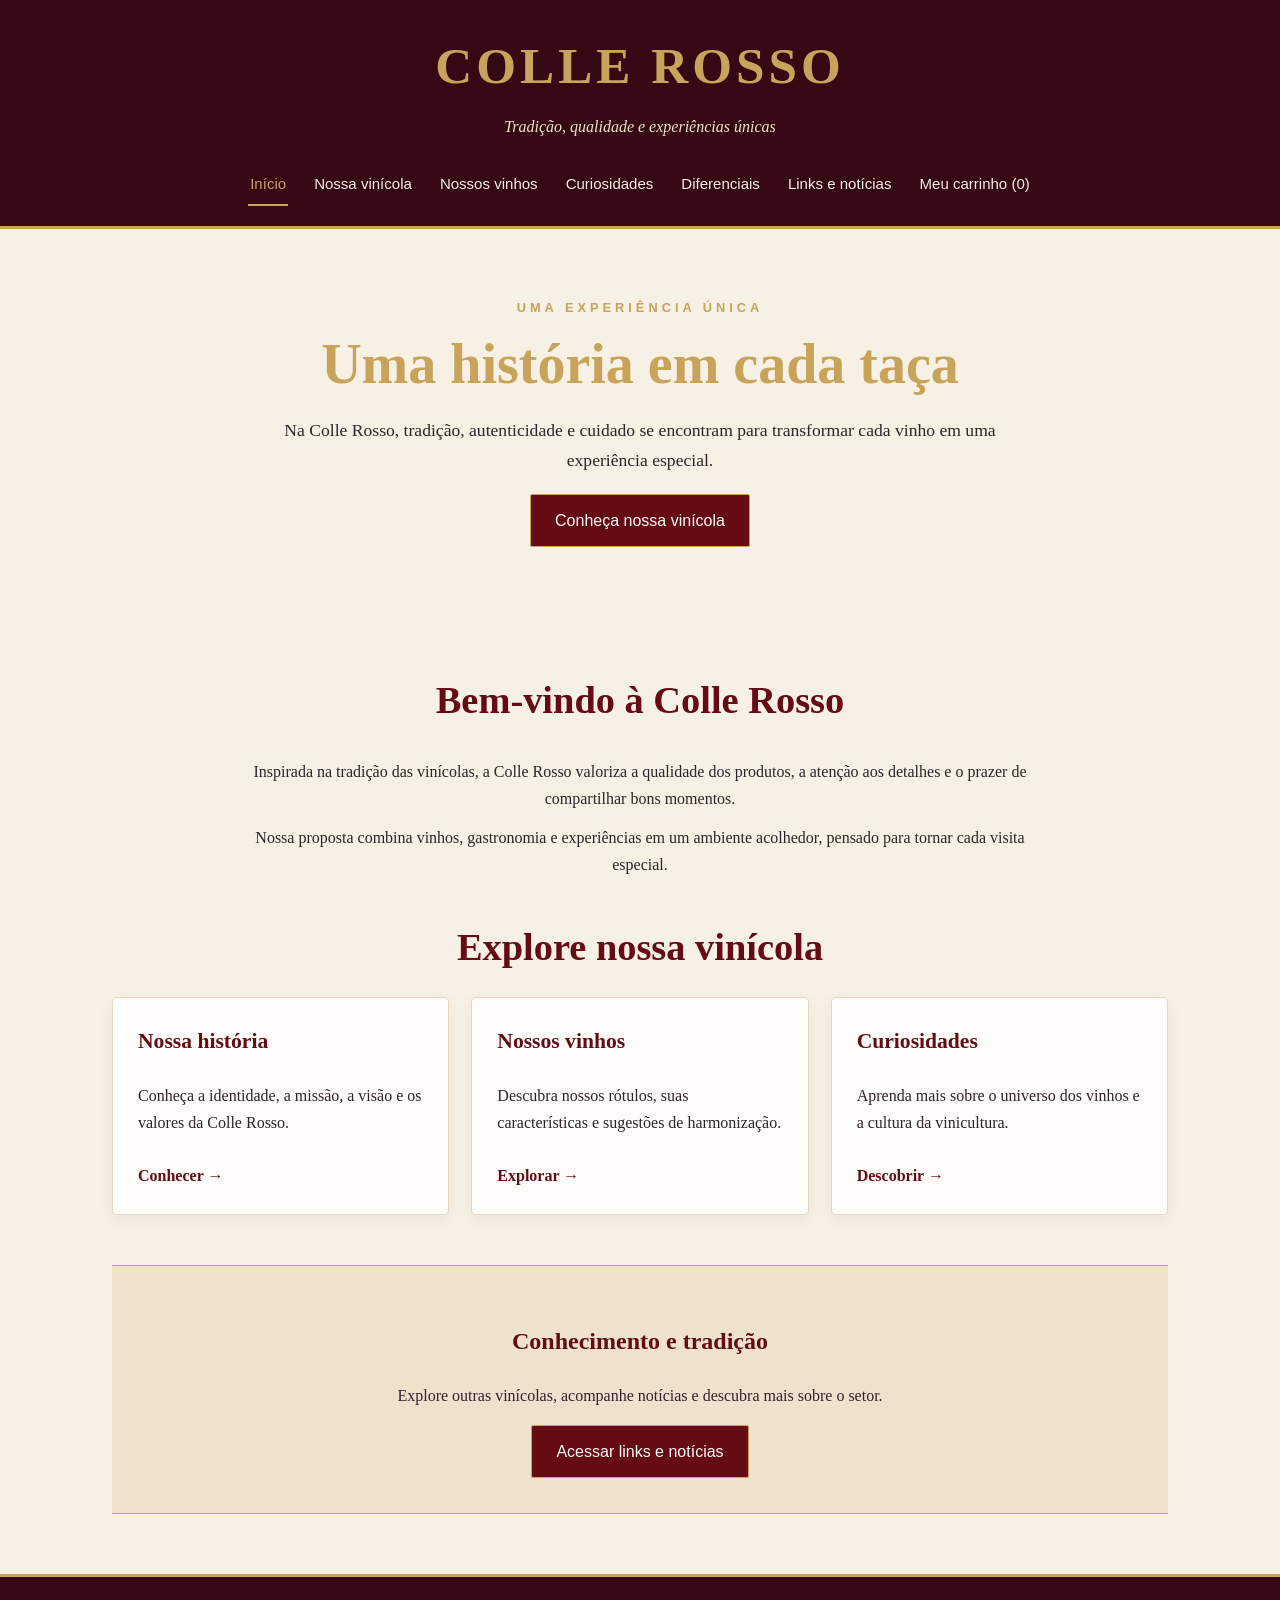
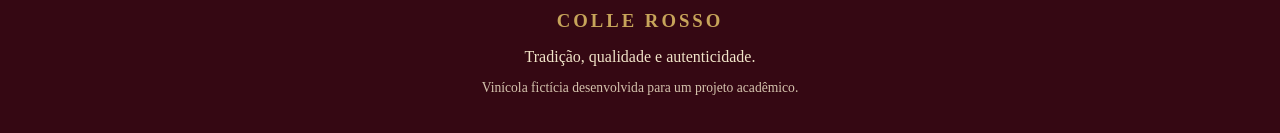
<file: index.html>
<!DOCTYPE html>
<html lang="pt-BR">

<head>
    <meta charset="UTF-8">
    <meta name="viewport" content="width=device-width, initial-scale=1.0">

    <title>Colle Rosso  -  início</title>

    <link rel="stylesheet" href="style.css">

    <script src="script.js" defer></script>
</head>

<body>

    <header class="cabecalho">

        <div class="marca">
            <h1>COLLE ROSSO</h1>
            <p>Tradição, qualidade e experiências únicas</p>
        </div>

        <button
            class="botao-menu"
            id="botao-menu"
            aria-label="Abrir menu"
            aria-expanded="false"
            aria-controls="menu-principal">

            ☰
        </button>

        <nav class="menu" id="menu-principal">

            <a href="index.html" aria-current="page">Início</a>

            <a href="vinicola.html">Nossa vinícola</a>

            <a href="vinhos.html">Nossos vinhos</a>

            <a href="curiosidades.html">Curiosidades</a>

            <a href="diferencas.html">Diferenciais</a>

            <a href="links.html">Links e notícias</a>

            <a href="carrinho.html">
    <span>Meu carrinho</span>
    (<span class="contador-carrinho">0</span>)
</a>

        </nav>

    </header>


    <section class="hero">

        <div class="hero-conteudo">

            <p class="subtitulo">UMA EXPERIÊNCIA ÚNICA</p>

            <h2>Uma história em cada taça</h2>

            <p>
                Na Colle Rosso, tradição, autenticidade e cuidado
                se encontram para transformar cada vinho
                em uma experiência especial.
            </p>

            <a href="vinicola.html" class="botao">
                Conheça nossa vinícola
            </a>

        </div>

    </section>


    <main>

        <section class="introducao">

            <h2>Bem-vindo à Colle Rosso</h2>

            <p>
                Inspirada na tradição das vinícolas, a Colle Rosso
                valoriza a qualidade dos produtos, a atenção aos
                detalhes e o prazer de compartilhar bons momentos.
            </p>

            <p>
                Nossa proposta combina vinhos, gastronomia e
                experiências em um ambiente acolhedor,
                pensado para tornar cada visita especial.
            </p>

        </section>


        <section class="secao">

            <h2>Explore nossa vinícola</h2>

            <div class="grade-cartoes">

                <article class="cartao">

                    <h3>Nossa história</h3>

                    <p>
                        Conheça a identidade, a missão,
                        a visão e os valores da Colle Rosso.
                    </p>

                    <a href="vinicola.html" class="link-cartao">
                        Conhecer →
                    </a>

                </article>


                <article class="cartao">

                    <h3>Nossos vinhos</h3>

                    <p>
                        Descubra nossos rótulos, suas características
                        e sugestões de harmonização.
                    </p>

                    <a href="vinhos.html" class="link-cartao">
                        Explorar →
                    </a>

                </article>


                <article class="cartao">

                    <h3>Curiosidades</h3>

                    <p>
                        Aprenda mais sobre o universo dos vinhos
                        e a cultura da vinicultura.
                    </p>

                    <a href="curiosidades.html" class="link-cartao">
                        Descobrir →
                    </a>

                </article>

            </div>

        </section>


        <section class="chamada-final">

            <h2>Conhecimento e tradição</h2>

            <p>
                Explore outras vinícolas, acompanhe notícias
                e descubra mais sobre o setor.
            </p>

            <a href="links.html" class="botao">
                Acessar links e notícias
            </a>

        </section>

    </main>


    <footer class="rodape">

        <h3>COLLE ROSSO</h3>

        <p>Tradição, qualidade e autenticidade.</p>

        <p class="rodape-menor">
            Vinícola fictícia desenvolvida para um projeto acadêmico.
        </p>

    </footer>

</body>

</html>
</file>
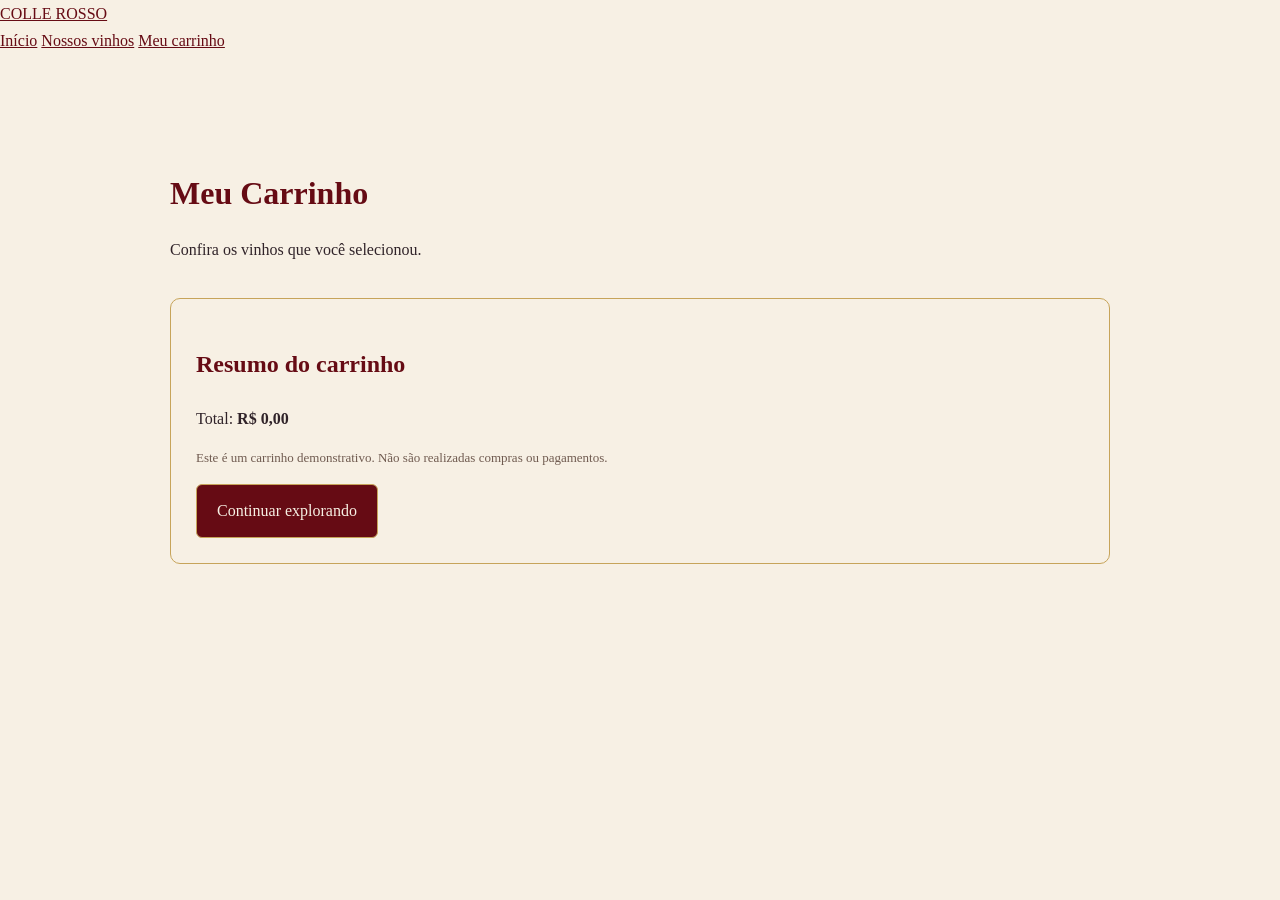
<file: carrinho.html>
<!DOCTYPE html>
<html lang="pt-BR">
<head>
    <meta charset="UTF-8">
    <meta name="viewport" content="width=device-width, initial-scale=1.0">

    <title>Meu Carrinho | Colle Rosso</title>

    <link rel="stylesheet" href="style.css">
    <script src="script.js" defer></script>
</head>

<body>

    <header>
        <a href="index.html" class="logo">COLLE ROSSO</a>

        <nav>
            <a href="index.html">Início</a>
            <a href="vinhos.html">Nossos vinhos</a>
            <a href="carrinho.html">Meu carrinho</a>
        </nav>
    </header>

    <main class="pagina-carrinho">

        <h1>Meu Carrinho</h1>

        <p>Confira os vinhos que você selecionou.</p>

        <div id="lista-carrinho"></div>

        <div class="resumo-carrinho">
            <h2>Resumo do carrinho</h2>

            <p>
                Total:
                <strong id="total-carrinho">R$ 0,00</strong>
            </p>

            <p class="aviso-carrinho">
                Este é um carrinho demonstrativo.
                Não são realizadas compras ou pagamentos.
            </p>

            <a href="vinhos.html" class="botao-voltar">
                Continuar explorando
            </a>
        </div>

    </main>

</body>
</html>
</file>
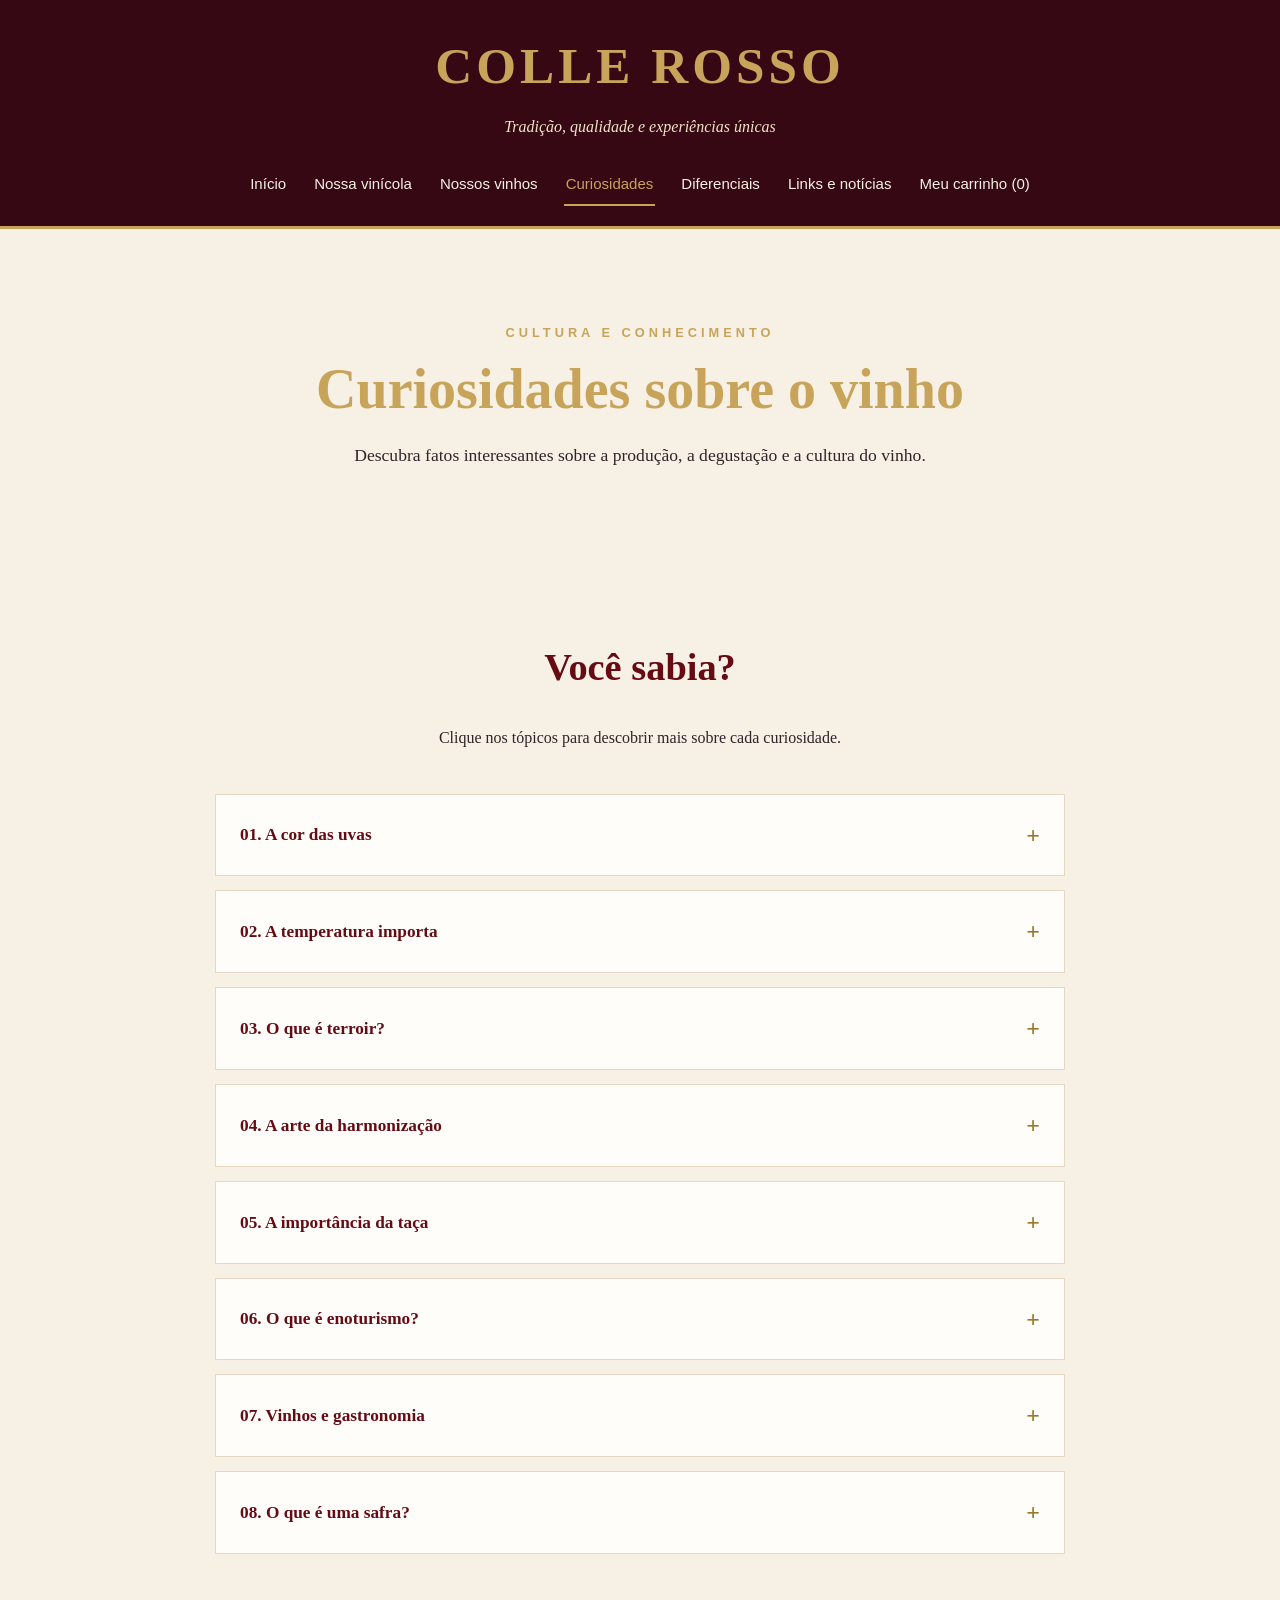
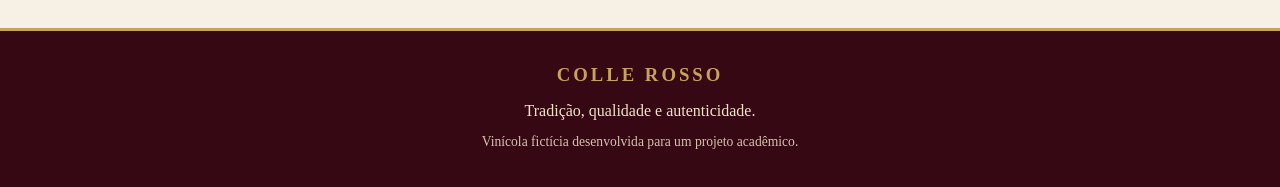
<file: curiosidades.html>
<!DOCTYPE html>
<html lang="pt-BR">

<head>
    <meta charset="UTF-8">
    <meta name="viewport" content="width=device-width, initial-scale=1.0">

    <title>Curiosidades | Colle Rosso</title>

    <link rel="stylesheet" href="style.css">
    <script src="script.js" defer></script>
</head>

<body>

    <header class="cabecalho">

        <div class="marca">
            <h1>COLLE ROSSO</h1>
            <p>Tradição, qualidade e experiências únicas</p>
        </div>

        <button class="botao-menu"
                id="botao-menu"
                aria-label="Abrir menu"
                aria-expanded="false"
                aria-controls="menu-principal">
            ☰
        </button>

        <nav class="menu" id="menu-principal">

            <a href="index.html">Início</a>
            <a href="vinicola.html">Nossa vinícola</a>
            <a href="vinhos.html">Nossos vinhos</a>
            <a href="curiosidades.html" aria-current="page">Curiosidades</a>
            <a href="diferencas.html">Diferenciais</a>
            <a href="links.html">Links e notícias</a>
            <a href="carrinho.html">
    <span>Meu carrinho</span>
    (<span class="contador-carrinho">0</span>)
</a>

        </nav>

    </header>


    <section class="hero">

        <div class="hero-conteudo">

            <p class="subtitulo">CULTURA E CONHECIMENTO</p>

            <h2>Curiosidades sobre o vinho</h2>

            <p>
                Descubra fatos interessantes sobre a produção,
                a degustação e a cultura do vinho.
            </p>

        </div>

    </section>


    <main>

        <section class="introducao">

            <h2>Você sabia?</h2>

            <p>
                Clique nos tópicos para descobrir mais
                sobre cada curiosidade.
            </p>

        </section>


        <section class="lista-curiosidades">


            <article class="curiosidade">

                <button
                    class="botao-curiosidade"
                    aria-expanded="false"
                    aria-controls="curiosidade-1">

                    <span>01. A cor das uvas</span>

                    <span class="simbolo">+</span>

                </button>

                <div
                    class="conteudo-curiosidade"
                    id="curiosidade-1"
                    hidden>

                    <p>
                        A cor de um vinho depende de fatores como
                        a variedade da uva e o processo de produção.
                        Nos vinhos tintos, o contato do suco com
                        as cascas contribui para a cor e para
                        a extração de compostos.
                    </p>

                </div>

            </article>


            <article class="curiosidade">

                <button
                    class="botao-curiosidade"
                    aria-expanded="false"
                    aria-controls="curiosidade-2">

                    <span>02. A temperatura importa</span>

                    <span class="simbolo">+</span>

                </button>

                <div
                    class="conteudo-curiosidade"
                    id="curiosidade-2"
                    hidden>

                    <p>
                        A temperatura de serviço influencia
                        a percepção dos aromas e sabores.
                        Por isso, diferentes estilos de vinho
                        costumam ser servidos em temperaturas
                        distintas.
                    </p>

                </div>

            </article>


            <article class="curiosidade">

                <button
                    class="botao-curiosidade"
                    aria-expanded="false"
                    aria-controls="curiosidade-3">

                    <span>03. O que é terroir?</span>

                    <span class="simbolo">+</span>

                </button>

                <div
                    class="conteudo-curiosidade"
                    id="curiosidade-3"
                    hidden>

                    <p>
                        Terroir é um conceito que reúne fatores
                        naturais e humanos, como clima, solo,
                        relevo e práticas de cultivo, que
                        influenciam as características de um vinho.
                    </p>

                </div>

            </article>


            <article class="curiosidade">

                <button
                    class="botao-curiosidade"
                    aria-expanded="false"
                    aria-controls="curiosidade-4">

                    <span>04. A arte da harmonização</span>

                    <span class="simbolo">+</span>

                </button>

                <div
                    class="conteudo-curiosidade"
                    id="curiosidade-4"
                    hidden>

                    <p>
                        A harmonização procura criar equilíbrio
                        entre a bebida e a comida. Intensidade,
                        acidez, textura e sabores são alguns
                        dos aspectos considerados.
                    </p>

                </div>

            </article>


            <article class="curiosidade">

                <button
                    class="botao-curiosidade"
                    aria-expanded="false"
                    aria-controls="curiosidade-5">

                    <span>05. A importância da taça</span>

                    <span class="simbolo">+</span>

                </button>

                <div
                    class="conteudo-curiosidade"
                    id="curiosidade-5"
                    hidden>

                    <p>
                        O formato da taça pode ajudar a direcionar
                        os aromas e influenciar a experiência
                        de degustação. É possível apreciar um bom
                        vinho sem precisar ter muitos modelos
                        diferentes de taças.
                    </p>

                </div>

            </article>


            <article class="curiosidade">

                <button
                    class="botao-curiosidade"
                    aria-expanded="false"
                    aria-controls="curiosidade-6">

                    <span>06. O que é enoturismo?</span>

                    <span class="simbolo">+</span>

                </button>

                <div
                    class="conteudo-curiosidade"
                    id="curiosidade-6"
                    hidden>

                    <p>
                        O enoturismo combina o vinho com
                        experiências como visitas a vinícolas,
                        degustações, passeios e atividades
                        gastronômicas.
                    </p>

                </div>

            </article>


            <article class="curiosidade">

                <button
                    class="botao-curiosidade"
                    aria-expanded="false"
                    aria-controls="curiosidade-7">

                    <span>07. Vinhos e gastronomia</span>

                    <span class="simbolo">+</span>

                </button>

                <div
                    class="conteudo-curiosidade"
                    id="curiosidade-7"
                    hidden>

                    <p>
                        Vinhos podem acompanhar entradas,
                        pratos principais e sobremesas.
                        O melhor acompanhamento depende
                        do estilo da bebida e das preferências
                        de quem está à mesa.
                    </p>

                </div>

            </article>


            <article class="curiosidade">

                <button
                    class="botao-curiosidade"
                    aria-expanded="false"
                    aria-controls="curiosidade-8">

                    <span>08. O que é uma safra?</span>

                    <span class="simbolo">+</span>

                </button>

                <div
                    class="conteudo-curiosidade"
                    id="curiosidade-8"
                    hidden>

                    <p>
                        A safra está relacionada ao ano de colheita
                        das uvas. As condições climáticas variam
                        de um ano para outro e podem influenciar
                        as características da produção.
                    </p>

                </div>

            </article>


        </section>

    </main>


    <footer class="rodape">

        <h3>COLLE ROSSO</h3>

        <p>Tradição, qualidade e autenticidade.</p>

        <p class="rodape-menor">
            Vinícola fictícia desenvolvida para um projeto acadêmico.
        </p>

    </footer>

</body>

</html>
</file>
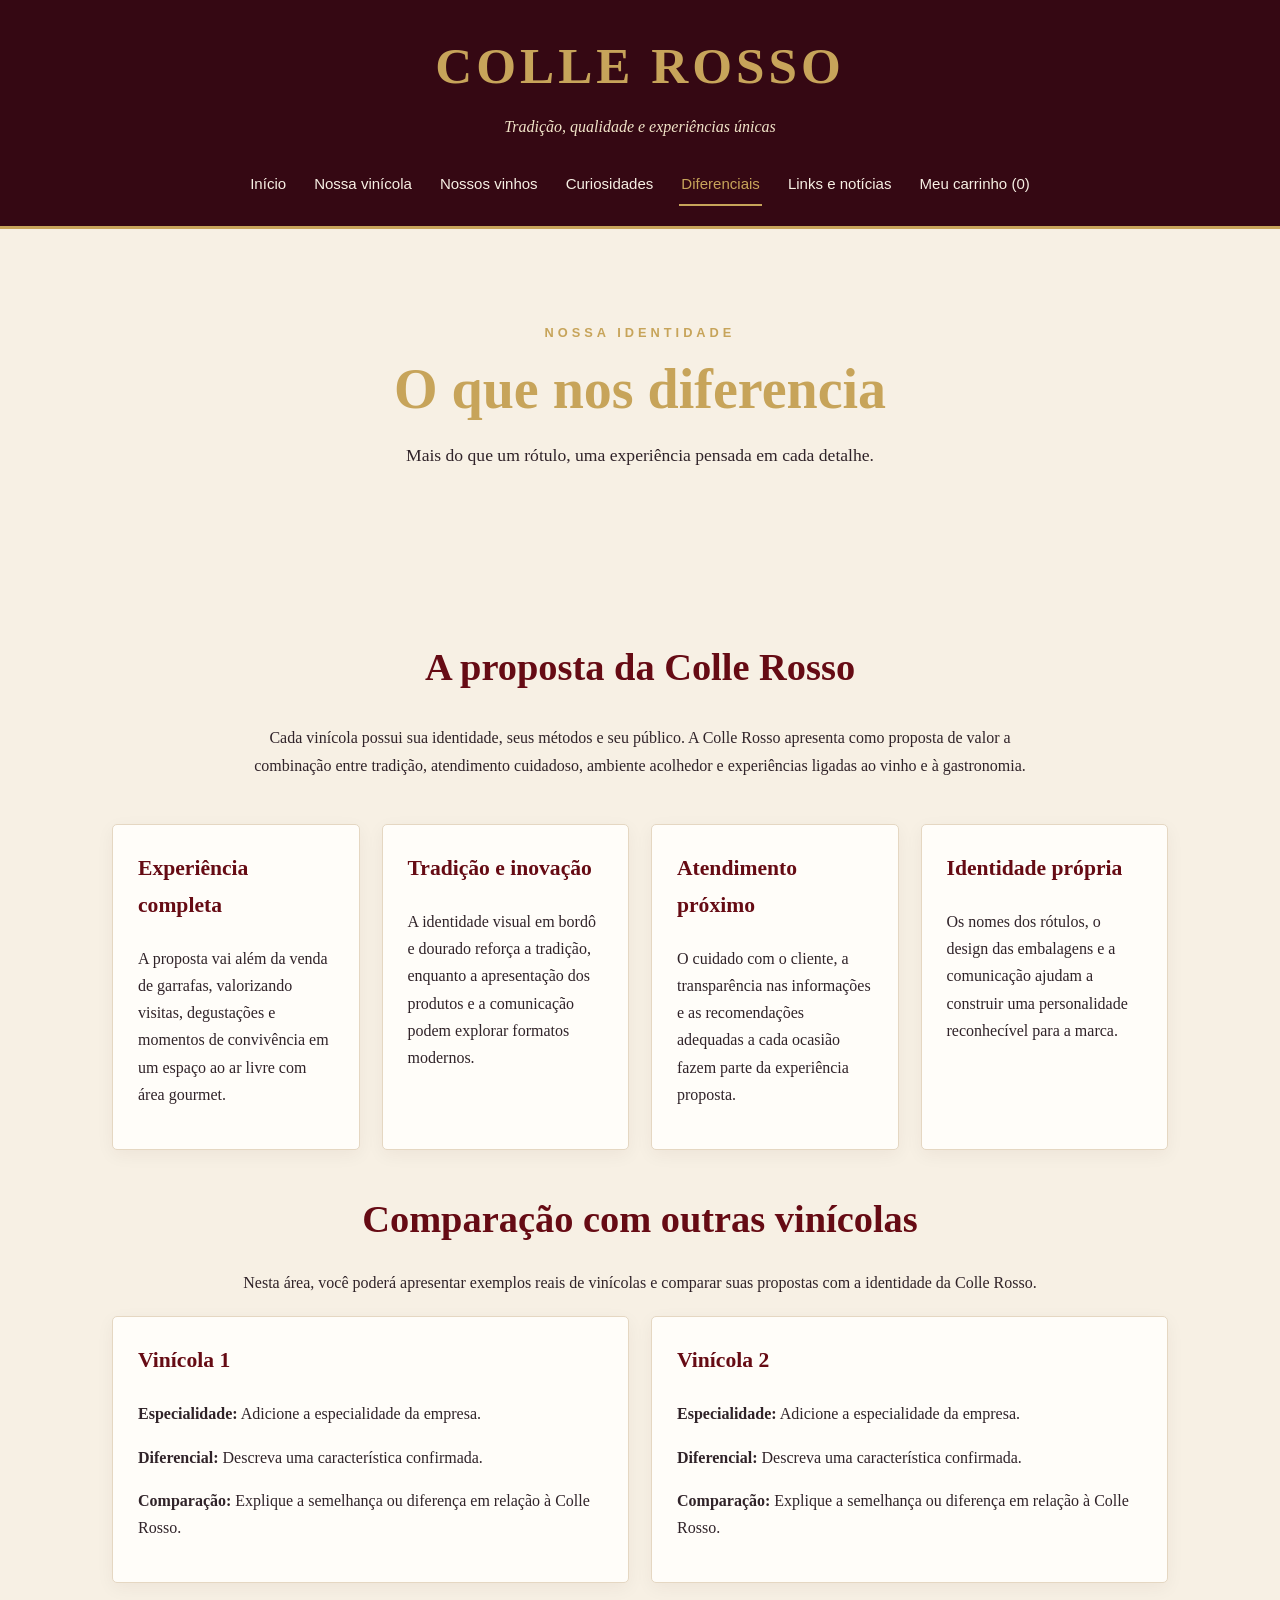
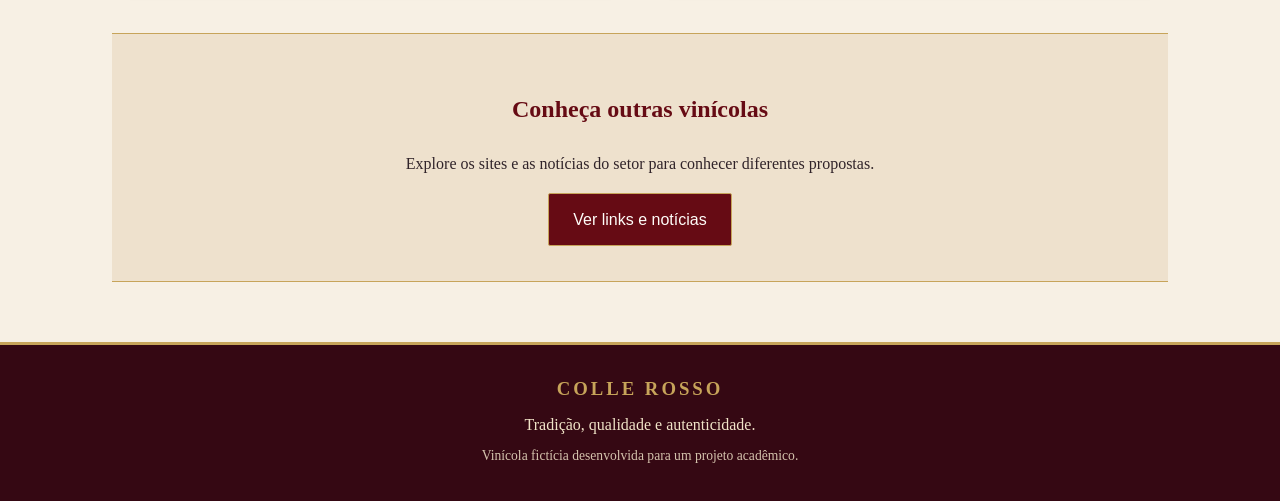
<file: diferencas.html>
<!DOCTYPE html>
<html lang="pt-BR">

<head>
    <meta charset="UTF-8">
    <meta name="viewport" content="width=device-width, initial-scale=1.0">

    <title>Diferenciais | Colle Rosso</title>

    <link rel="stylesheet" href="style.css">
    <script src="script.js" defer></script>
</head>

<body>

    <header class="cabecalho">

        <div class="marca">
            <h1>COLLE ROSSO</h1>
            <p>Tradição, qualidade e experiências únicas</p>
        </div>

        <button class="botao-menu"
                id="botao-menu"
                aria-label="Abrir menu"
                aria-expanded="false"
                aria-controls="menu-principal">
            ☰
        </button>

        <nav class="menu" id="menu-principal">

            <a href="index.html">Início</a>
            <a href="vinicola.html">Nossa vinícola</a>
            <a href="vinhos.html">Nossos vinhos</a>
            <a href="curiosidades.html">Curiosidades</a>
            <a href="diferencas.html" aria-current="page">Diferenciais</a>
            <a href="links.html">Links e notícias</a>
            <a href="carrinho.html">
    <span>Meu carrinho</span>
    (<span class="contador-carrinho">0</span>)
</a>
        </nav>

    </header>


    <section class="hero">

        <div class="hero-conteudo">

            <p class="subtitulo">NOSSA IDENTIDADE</p>

            <h2>O que nos diferencia</h2>

            <p>
                Mais do que um rótulo, uma experiência
                pensada em cada detalhe.
            </p>

        </div>

    </section>


    <main>

        <section class="introducao">

            <h2>A proposta da Colle Rosso</h2>

            <p>
                Cada vinícola possui sua identidade, seus métodos
                e seu público. A Colle Rosso apresenta como proposta
                de valor a combinação entre tradição, atendimento
                cuidadoso, ambiente acolhedor e experiências
                ligadas ao vinho e à gastronomia.
            </p>

        </section>


        <section class="secao">

            <div class="grade-cartoes">

                <article class="cartao">

                    <h3>Experiência completa</h3>

                    <p>
                        A proposta vai além da venda de garrafas,
                        valorizando visitas, degustações e momentos
                        de convivência em um espaço ao ar livre
                        com área gourmet.
                    </p>

                </article>


                <article class="cartao">

                    <h3>Tradição e inovação</h3>

                    <p>
                        A identidade visual em bordô e dourado
                        reforça a tradição, enquanto a apresentação
                        dos produtos e a comunicação podem explorar
                        formatos modernos.
                    </p>

                </article>


                <article class="cartao">

                    <h3>Atendimento próximo</h3>

                    <p>
                        O cuidado com o cliente, a transparência
                        nas informações e as recomendações adequadas
                        a cada ocasião fazem parte da experiência
                        proposta.
                    </p>

                </article>


                <article class="cartao">

                    <h3>Identidade própria</h3>

                    <p>
                        Os nomes dos rótulos, o design das embalagens
                        e a comunicação ajudam a construir uma
                        personalidade reconhecível para a marca.
                    </p>

                </article>

            </div>

        </section>


        <section class="secao">

            <h2>Comparação com outras vinícolas</h2>

            <p class="texto-centralizado">
                Nesta área, você poderá apresentar exemplos reais
                de vinícolas e comparar suas propostas com a
                identidade da Colle Rosso.
            </p>


            <div class="grade-cartoes">

                <article class="cartao">

                    <h3>Vinícola 1</h3>

                    <p>
                        <strong>Especialidade:</strong>
                        Adicione a especialidade da empresa.
                    </p>

                    <p>
                        <strong>Diferencial:</strong>
                        Descreva uma característica confirmada.
                    </p>

                    <p>
                        <strong>Comparação:</strong>
                        Explique a semelhança ou diferença
                        em relação à Colle Rosso.
                    </p>

                </article>


                <article class="cartao">

                    <h3>Vinícola 2</h3>

                    <p>
                        <strong>Especialidade:</strong>
                        Adicione a especialidade da empresa.
                    </p>

                    <p>
                        <strong>Diferencial:</strong>
                        Descreva uma característica confirmada.
                    </p>

                    <p>
                        <strong>Comparação:</strong>
                        Explique a semelhança ou diferença
                        em relação à Colle Rosso.
                    </p>

                </article>

            </div>

        </section>


        <div class="chamada-final">

            <h2>Conheça outras vinícolas</h2>

            <p>
                Explore os sites e as notícias do setor
                para conhecer diferentes propostas.
            </p>

            <a href="links.html" class="botao">
                Ver links e notícias
            </a>

        </div>

    </main>


    <footer class="rodape">

        <h3>COLLE ROSSO</h3>

        <p>Tradição, qualidade e autenticidade.</p>

        <p class="rodape-menor">
            Vinícola fictícia desenvolvida para um projeto acadêmico.
        </p>

    </footer>

</body>

</html>
</file>
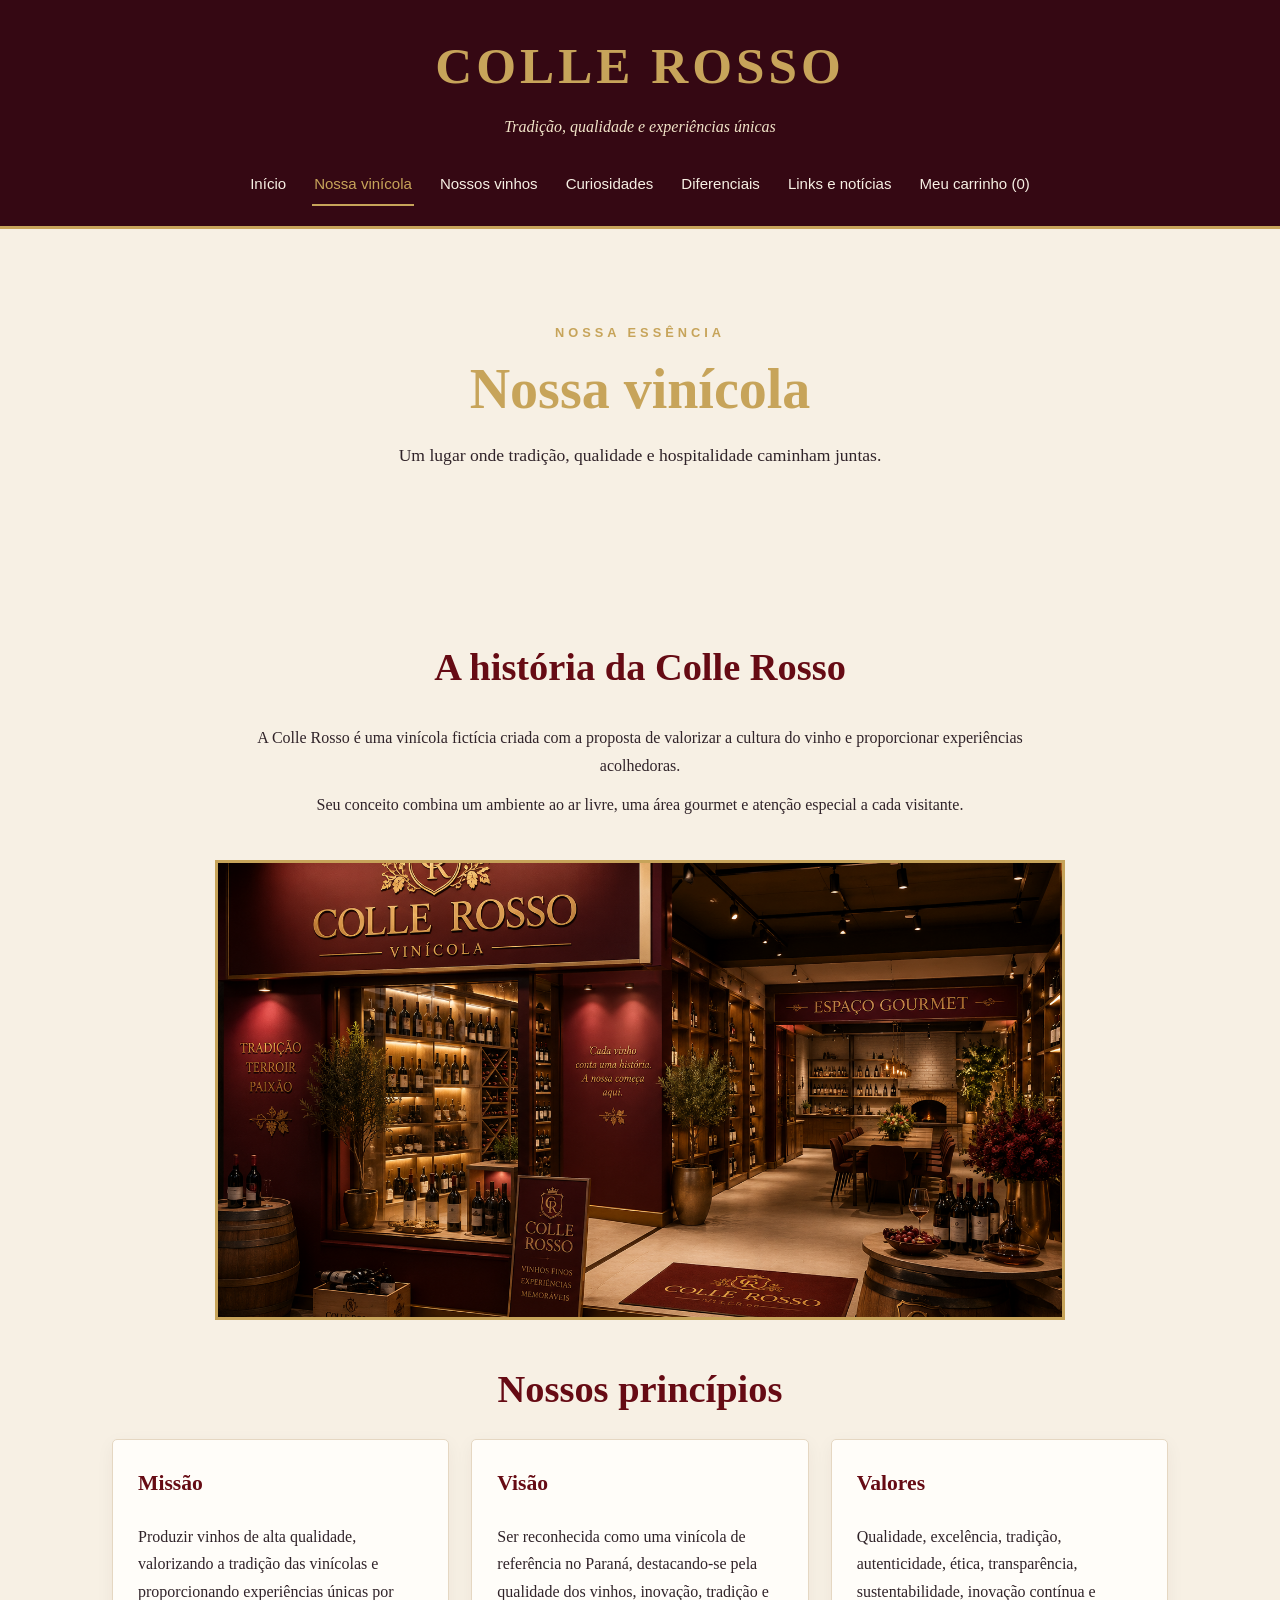
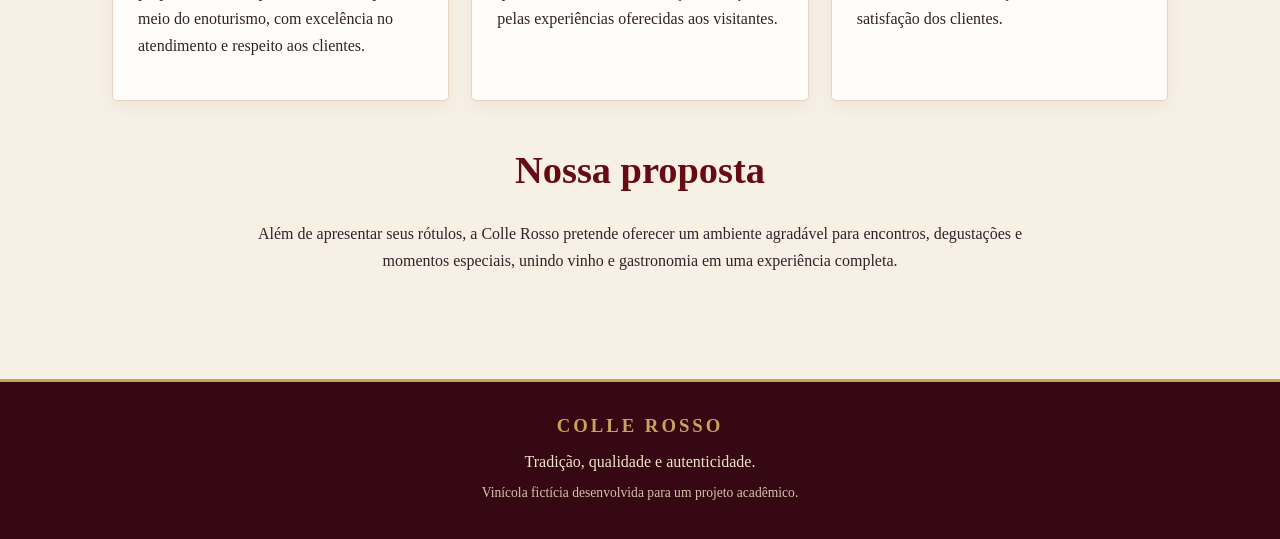
<file: vinicola.html>
<!DOCTYPE html>
<html lang="pt-BR">

<head>
    <meta charset="UTF-8">
    <meta name="viewport" content="width=device-width, initial-scale=1.0">

    <title>Nossa Vinícola | Colle Rosso</title>

    <link rel="stylesheet" href="style.css">
    <script src="script.js" defer></script>
</head>

<body>

    <header class="cabecalho">

        <div class="marca">
            <h1>COLLE ROSSO</h1>
            <p>Tradição, qualidade e experiências únicas</p>
        </div>

        <button class="botao-menu"
                id="botao-menu"
                aria-label="Abrir menu"
                aria-expanded="false"
                aria-controls="menu-principal">
            ☰
        </button>

        <nav class="menu" id="menu-principal">

            <a href="index.html">Início</a>
            <a href="vinicola.html" aria-current="page">Nossa vinícola</a>
            <a href="vinhos.html">Nossos vinhos</a>
            <a href="curiosidades.html">Curiosidades</a>
            <a href="diferencas.html">Diferenciais</a>
            <a href="links.html">Links e notícias</a>
            <a href="carrinho.html">
    <span>Meu carrinho</span>
    (<span class="contador-carrinho">0</span>)
</a>

        </nav>

    </header>


    <section class="hero">

        <div class="hero-conteudo">

            <p class="subtitulo">NOSSA ESSÊNCIA</p>

            <h2>Nossa vinícola</h2>

            <p>
                Um lugar onde tradição, qualidade e hospitalidade
                caminham juntas.
            </p>

        </div>

    </section>


    <main>

        <section class="introducao">

            <h2>A história da Colle Rosso</h2>

            <p>
                A Colle Rosso é uma vinícola fictícia criada com
                a proposta de valorizar a cultura do vinho e
                proporcionar experiências acolhedoras.
            </p>

            <p>
                Seu conceito combina um ambiente ao ar livre,
                uma área gourmet e atenção especial a cada visitante.
            </p>

        </section>


        <div class="imagem-destaque">

            <!-- Substitua pelo caminho da sua imagem -->

            <img
                src="Imagem do ChatGPT 8 de nov. de 2026, 20_24_35.png"
                alt="Vista da vinícola Colle Rosso">

        </div>


        <section class="secao">

            <h2>Nossos princípios</h2>

            <div class="grade-cartoes">

                <article class="cartao">

                    <h3>Missão</h3>

                    <p>
                        Produzir vinhos de alta qualidade,
                        valorizando a tradição das vinícolas
                        e proporcionando experiências únicas
                        por meio do enoturismo, com excelência
                        no atendimento e respeito aos clientes.
                    </p>

                </article>


                <article class="cartao">

                    <h3>Visão</h3>

                    <p>
                        Ser reconhecida como uma vinícola
                        de referência no Paraná, destacando-se
                        pela qualidade dos vinhos, inovação,
                        tradição e pelas experiências oferecidas
                        aos visitantes.
                    </p>

                </article>


                <article class="cartao">

                    <h3>Valores</h3>

                    <p>
                        Qualidade, excelência, tradição,
                        autenticidade, ética, transparência,
                        sustentabilidade, inovação contínua
                        e satisfação dos clientes.
                    </p>

                </article>

            </div>

        </section>


        <section class="secao">

            <h2>Nossa proposta</h2>

            <p class="texto-centralizado">
                Além de apresentar seus rótulos, a Colle Rosso
                pretende oferecer um ambiente agradável para
                encontros, degustações e momentos especiais,
                unindo vinho e gastronomia em uma experiência completa.
            </p>

        </section>

    </main>


    <footer class="rodape">

        <h3>COLLE ROSSO</h3>

        <p>Tradição, qualidade e autenticidade.</p>

        <p class="rodape-menor">
            Vinícola fictícia desenvolvida para um projeto acadêmico.
        </p>

    </footer>

</body>

</html>
</file>
<file: style.css>
/* ========================================
   1. CORES E CONFIGURAÇÕES GERAIS
======================================== */

:root {
    --bordo: #660b14;
    --bordo-escuro: #350813;
    --dourado: #c7a45a;
    --creme: #f7f0e4;
    --branco: #fffdf9;
    --texto: #302329;
    --borda: #e5d7c2;
}

* {
    box-sizing: border-box;
}

html {
    scroll-behavior: smooth;
}

body {
    margin: 0;
    font-family: Georgia, "Times New Roman", serif;
    background: var(--creme);
    color: var(--texto);
    line-height: 1.7;
}

img {
    max-width: 100%;
}

a {
    color: var(--bordo);
}

button {
    font: inherit;
}


/* ========================================
   2. CABEÇALHO E MARCA
======================================== */

.cabecalho {
    background: var(--bordo-escuro);
    color: var(--creme);
    border-bottom: 3px solid var(--dourado);
}

.marca {
    text-align: center;
    padding: 22px 16px 12px;
}

.marca h1 {
    margin: 0;
    color: var(--dourado);
    font-size: clamp(2rem, 5vw, 3.2rem);
    letter-spacing: 4px;
}

.marca p {
    margin: 4px 0 0;
    font-style: italic;
    color: #f1e4c8;
}


/* ========================================
   3. MENU DE NAVEGAÇÃO
======================================== */

.menu {
    display: flex;
    justify-content: center;
    align-items: center;
    flex-wrap: wrap;
    gap: 8px 24px;
    padding: 12px 18px 20px;
}

.menu a {
    color: var(--creme);
    text-decoration: none;
    font-family: Arial, sans-serif;
    font-size: 0.94rem;
    padding: 7px 2px;
    border-bottom: 2px solid transparent;
    transition: color 0.25s, border-color 0.25s;
}

.menu a:hover,
.menu a:focus-visible,
.menu a[aria-current="page"] {
    color: var(--dourado);
    border-bottom-color: var(--dourado);
}

.menu a:focus-visible,
.botao:focus-visible,
button:focus-visible {
    outline: 2px solid var(--dourado);
    outline-offset: 4px;
}


/* Botão do menu para celulares */

.botao-menu {
    display: none;
    background: transparent;
    border: 1px solid var(--dourado);
    color: var(--dourado);
    padding: 7px 13px;
    cursor: pointer;
    font-size: 1.5rem;
}


/* ========================================
   4. BANNER PRINCIPAL
======================================== */

.hero {
    min-height: 340px;
    display: grid;
    place-items: center;
    text-align: center;
    padding: 55px 22px;

    background:
            #660b14,

}

.hero-conteudo {
    max-width: 780px;
}

.subtitulo {
    color: var(--dourado);
    font-family: Arial, sans-serif;
    font-size: 0.8rem;
    letter-spacing: 4px;
    font-weight: bold;
}

.hero h2 {
    color: var(--dourado);
    font-size: clamp(2rem, 5vw, 3.5rem);
    line-height: 1.2;
    margin: 12px 0 18px;
}

.hero p:not(.subtitulo) {
    font-size: 1.1rem;
}


/* ========================================
   5. CONTEÚDO DAS PÁGINAS
======================================== */

main {
    width: min(1100px, 100%);
    margin: auto;
    padding: 42px 22px 60px;
}

.introducao {
    max-width: 800px;
    margin: 0 auto 42px;
    text-align: center;
}

.introducao h2,
.secao h2 {
    color: var(--bordo);
    font-size: clamp(1.7rem, 4vw, 2.4rem);
    line-height: 1.3;
}

.introducao p {
    margin: 12px auto;
}

.secao {
    margin-top: 45px;
    margin-bottom: 45px;
}

.secao > h2 {
    text-align: center;
    margin-bottom: 24px;
}

.texto-centralizado {
    max-width: 800px;
    margin: 20px auto;
    text-align: center;
}


/* ========================================
   6. CARTÕES
======================================== */

.grade-cartoes {
    display: grid;
    grid-template-columns: repeat(
        auto-fit,
        minmax(min(100%, 240px), 1fr)
    );

    gap: 22px;
}

.cartao {
    background: var(--branco);
    border: 1px solid var(--borda);
    border-radius: 5px;
    padding: 25px;

    box-shadow: 0 5px 18px rgba(53, 8, 19, 0.05);

    transition:
        transform 0.25s,
        box-shadow 0.25s;
}

.cartao:hover {
    transform: translateY(-4px);
    box-shadow: 0 9px 24px rgba(53, 8, 19, 0.10);
}

.cartao h3 {
    color: var(--bordo);
    font-size: 1.35rem;
    margin-top: 0;
}

.link-cartao {
    display: inline-block;
    margin-top: 10px;
    font-weight: bold;
    text-decoration: none;
}

.link-cartao:hover {
    color: #9b6f22;
    text-decoration: underline;
}


/* ========================================
   7. BOTÕES
======================================== */

.botao {
    display: inline-block;
    padding: 12px 24px;

    background: var(--bordo);
    color: var(--branco);

    border: 1px solid var(--dourado);
    border-radius: 2px;

    text-align: center;
    text-decoration: none;
    font-family: Arial, sans-serif;

    transition:
        background 0.25s,
        color 0.25s,
        transform 0.25s;
}

.botao:hover {
    background: var(--dourado);
    color: var(--bordo-escuro);
    transform: translateY(-2px);
}

.chamada-final {
    margin-top: 50px;
    padding: 35px 22px;
    text-align: center;

    background: #eee1cd;
    border-top: 1px solid var(--dourado);
    border-bottom: 1px solid var(--dourado);
}

.chamada-final h2 {
    color: var(--bordo);
}


/* ========================================
   8. IMAGENS
======================================== */

.imagem-destaque {
    max-width: 850px;
    margin: 0 auto 40px;
}

.imagem-destaque img {
    display: block;
    width: 100%;
    max-height: 460px;
    object-fit: cover;
    border: 3px solid var(--dourado);
}

.imagem-link {
    width: 100%;
    height: 190px;
    overflow: hidden;
    margin-bottom: 20px;
    background: #eadfcf;
}

.imagem-link img {
    width: 100%;
    height: 100%;
    display: block;
    object-fit: cover;
}


/* ========================================
   9. CARROSSEL DE VINHOS
======================================== */

.carrossel {
    max-width: 850px;
    margin: 0 auto;
}

.carrossel-controles {
    display: flex;
    align-items: center;
    justify-content: center;
    gap: 24px;
    margin-bottom: 22px;
}

.carrossel-controles p {
    color: var(--bordo);
    font-weight: bold;
    text-align: center;
}

.seta-carrossel {
    width: 46px;
    height: 46px;

    border: 1px solid var(--dourado);
    background: var(--bordo);
    color: var(--branco);

    border-radius: 50%;
    font-size: 1.2rem;

    cursor: pointer;
    transition: background 0.2s, color 0.2s;
}

.seta-carrossel:hover {
    background: var(--dourado);
    color: var(--bordo-escuro);
}

.seta-carrossel:disabled {
    opacity: 0.35;
    cursor: not-allowed;
}

.trilho-vinhos {
    display: flex;
    overflow-x: auto;

    scroll-snap-type: x mandatory;
    scroll-behavior: smooth;

    scrollbar-width: thin;
    scrollbar-color: var(--bordo) #e5d7c2;

    border: 1px solid var(--borda);
    background: var(--branco);
}

.cartao-vinho {
    flex: 0 0 100%;
    min-width: 0;
    scroll-snap-align: start;
    scroll-snap-stop: always;
}

.foto-vinho {
    height: 320px;
    display: flex;
    justify-content: center;
    align-items: center;

    padding: 20px;
    background: #eee3d3;
}

.foto-vinho img {
    width: 100%;
    height: 100%;
    object-fit: contain;
}

.informacoes-vinho {
    padding: 28px clamp(20px, 5vw, 45px) 38px;
}

.categoria-vinho {
    color: #92702d;
    font-family: Arial, sans-serif;
    font-weight: bold;
    letter-spacing: 3px;
    font-size: 0.78rem;
}

.informacoes-vinho h3 {
    font-size: clamp(1.8rem, 4vw, 2.4rem);
    color: var(--bordo);
    margin: 5px 0 15px;
}

.detalhes-vinho {
    border-top: 1px solid var(--borda);
    margin-top: 22px;
    padding-top: 12px;
}

.detalhes-vinho p {
    margin: 12px 0;
}

.detalhes-vinho strong {
    color: var(--bordo);
}

.indicadores-vinhos {
    display: flex;
    justify-content: center;
    flex-wrap: wrap;
    gap: 10px;
    margin: 25px 0;
}

.indicador-vinho {
    width: 12px;
    height: 12px;
    padding: 0;

    border: 1px solid var(--bordo);
    border-radius: 50%;

    background: transparent;
    cursor: pointer;
}

.indicador-vinho.ativo {
    background: var(--bordo);
    outline: 2px solid var(--dourado);
    outline-offset: 2px;
}

.aviso {
    margin: 30px auto;
    max-width: 800px;
    text-align: center;
    font-size: 0.9rem;
    color: #6b5960;
}


/* ========================================
   10. CURIOSIDADES EXPANSÍVEIS
======================================== */

.lista-curiosidades {
    max-width: 850px;
    margin: 0 auto;
}

.curiosidade {
    margin-bottom: 14px;
    background: var(--branco);
    border: 1px solid var(--borda);
}

.botao-curiosidade {
    display: flex;
    align-items: center;
    justify-content: space-between;
    gap: 20px;

    width: 100%;
    padding: 20px 24px;

    border: none;
    background: transparent;

    color: var(--bordo);
    text-align: left;
    font-size: 1.08rem;
    font-weight: bold;

    cursor: pointer;
}

.botao-curiosidade:hover {
    background: #f0e5d5;
}

.simbolo {
    flex-shrink: 0;
    color: #9b762f;
    font-size: 1.5rem;
}

.conteudo-curiosidade {
    padding: 0 24px 22px;
}

.conteudo-curiosidade p {
    margin: 0;
}


/* ========================================
   11. PÁGINA DE LINKS
======================================== */

.cartao-link {
    display: flex;
    flex-direction: column;
    align-items: flex-start;
}

.cartao-link .botao {
    margin-top: auto;
}

.cartao-link h3 {
    margin-bottom: 8px;
}

.cartao-link p {
    margin-bottom: 22px;
}


/* ========================================
   12. RODAPÉ
======================================== */

.rodape {
    padding: 28px 18px;
    text-align: center;

    background: var(--bordo-escuro);
    color: #f1e4c8;

    border-top: 3px solid var(--dourado);
}

.rodape h3 {
    margin: 0;
    color: var(--dourado);
    letter-spacing: 3px;
}

.rodape p {
    margin: 6px 0;
}

.rodape-menor {
    font-size: 0.85rem;
    opacity: 0.85;
}


/* ========================================
   13. RESPONSIVIDADE PARA CELULARES
======================================== */

@media (max-width: 700px) {

    .marca {
        padding: 18px 12px 10px;
    }

    .marca h1 {
        letter-spacing: 2px;
    }

    .botao-menu {
        display: block;
        margin: 0 auto 15px;
    }

    .menu {
        display: none;
        flex-direction: column;
        align-items: stretch;

        gap: 0;
        padding: 0 20px 18px;
    }

    .menu.aberto {
        display: flex;
    }

    .menu a {
        padding: 12px;
        text-align: center;
        border-bottom: 1px solid rgba(199, 164, 90, 0.25);
    }

    .hero {
        min-height: 290px;
        padding: 40px 18px;
    }

    main {
        padding: 30px 16px 45px;
    }

    .grade-cartoes {
        grid-template-columns: 1fr;
    }

    .foto-vinho {
        height: 250px;
    }

    .informacoes-vinho {
        padding: 24px 20px 30px;
    }

    .carrossel-controles {
        gap: 14px;
    }

    .seta-carrossel {
        width: 42px;
        height: 42px;
    }

    .botao-curiosidade {
        padding: 18px;
    }

    .conteudo-curiosidade {
        padding: 0 18px 20px;
    }

}


/* ========================================
   14. ACESSIBILIDADE: MOVIMENTO REDUZIDO
======================================== */

@media (prefers-reduced-motion: reduce) {

    html {
        scroll-behavior: auto;
    }

    *,
    *::before,
    *::after {
        scroll-behavior: auto !important;
        transition-duration: 0.01ms !important;
        animation-duration: 0.01ms !important;
    }

}

/* ======================================
   CARRINHO - COLLE ROSSO
====================================== */

.pagina-carrinho {
    max-width: 1000px;
    margin: 60px auto;
    padding: 30px;
}

.pagina-carrinho h1 {
    color: var(--bordo);
    margin-bottom: 15px;
}

.pagina-carrinho > p {
    margin-bottom: 35px;
}

.item-carrinho {
    display: flex;
    align-items: center;
    gap: 25px;
    padding: 20px;
    margin-bottom: 20px;
    background: white;
    border: 1px solid var(--dourado);
    border-radius: 10px;
}

.item-carrinho img {
    width: 100px;
    height: 120px;
    object-fit: contain;
}

.informacoes-produto {
    flex: 1;
}

.informacoes-produto h3 {
    color: var(--bordo);
    margin-bottom: 10px;
}

.controles-quantidade {
    display: flex;
    align-items: center;
    gap: 15px;
    margin-top: 15px;
}

.controles-quantidade button {
    width: 30px;
    height: 30px;
    border: 1px solid var(--dourado);
    background: var(--creme);
    color: var(--bordo);
    cursor: pointer;
}

.remover-produto {
    border: none;
    background: none;
    color: var(--bordo);
    text-decoration: underline;
    cursor: pointer;
}

.resumo-carrinho {
    margin-top: 35px;
    padding: 25px;
    background: var(--creme);
    border: 1px solid var(--dourado);
    border-radius: 10px;
}

.resumo-carrinho h2 {
    margin-bottom: 20px;
    color: var(--bordo);
}

.resumo-carrinho p {
    margin-bottom: 15px;
}

.aviso-carrinho {
    font-size: 13px;
    color: #705b50;
}

.botao-voltar,
.botao-carrinho {
    display: inline-flex;
    justify-content: center;
    align-items: center;
    gap: 10px;
    padding: 12px 20px;
    background: var(--bordo);
    color: var(--creme);
    border: 1px solid var(--dourado);
    border-radius: 6px;
    text-decoration: none;
    cursor: pointer;
    transition: 0.3s;
}

.botao-voltar:hover,
.botao-carrinho:hover {
    background: var(--dourado);
    color: var(--bordo);
}

.carrinho-vazio {
    padding: 30px;
    text-align: center;
    background: white;
    border-radius: 10px;
}

@media (max-width: 600px) {
    .pagina-carrinho {
        padding: 20px;
        margin: 30px auto;
    }

    .item-carrinho {
        gap: 12px;
        flex-wrap: wrap;
    }

    .item-carrinho img {
        width: 75px;
        height: 100px;
    }

    .remover-produto {
        margin-left: auto;
    }
}
</file>
